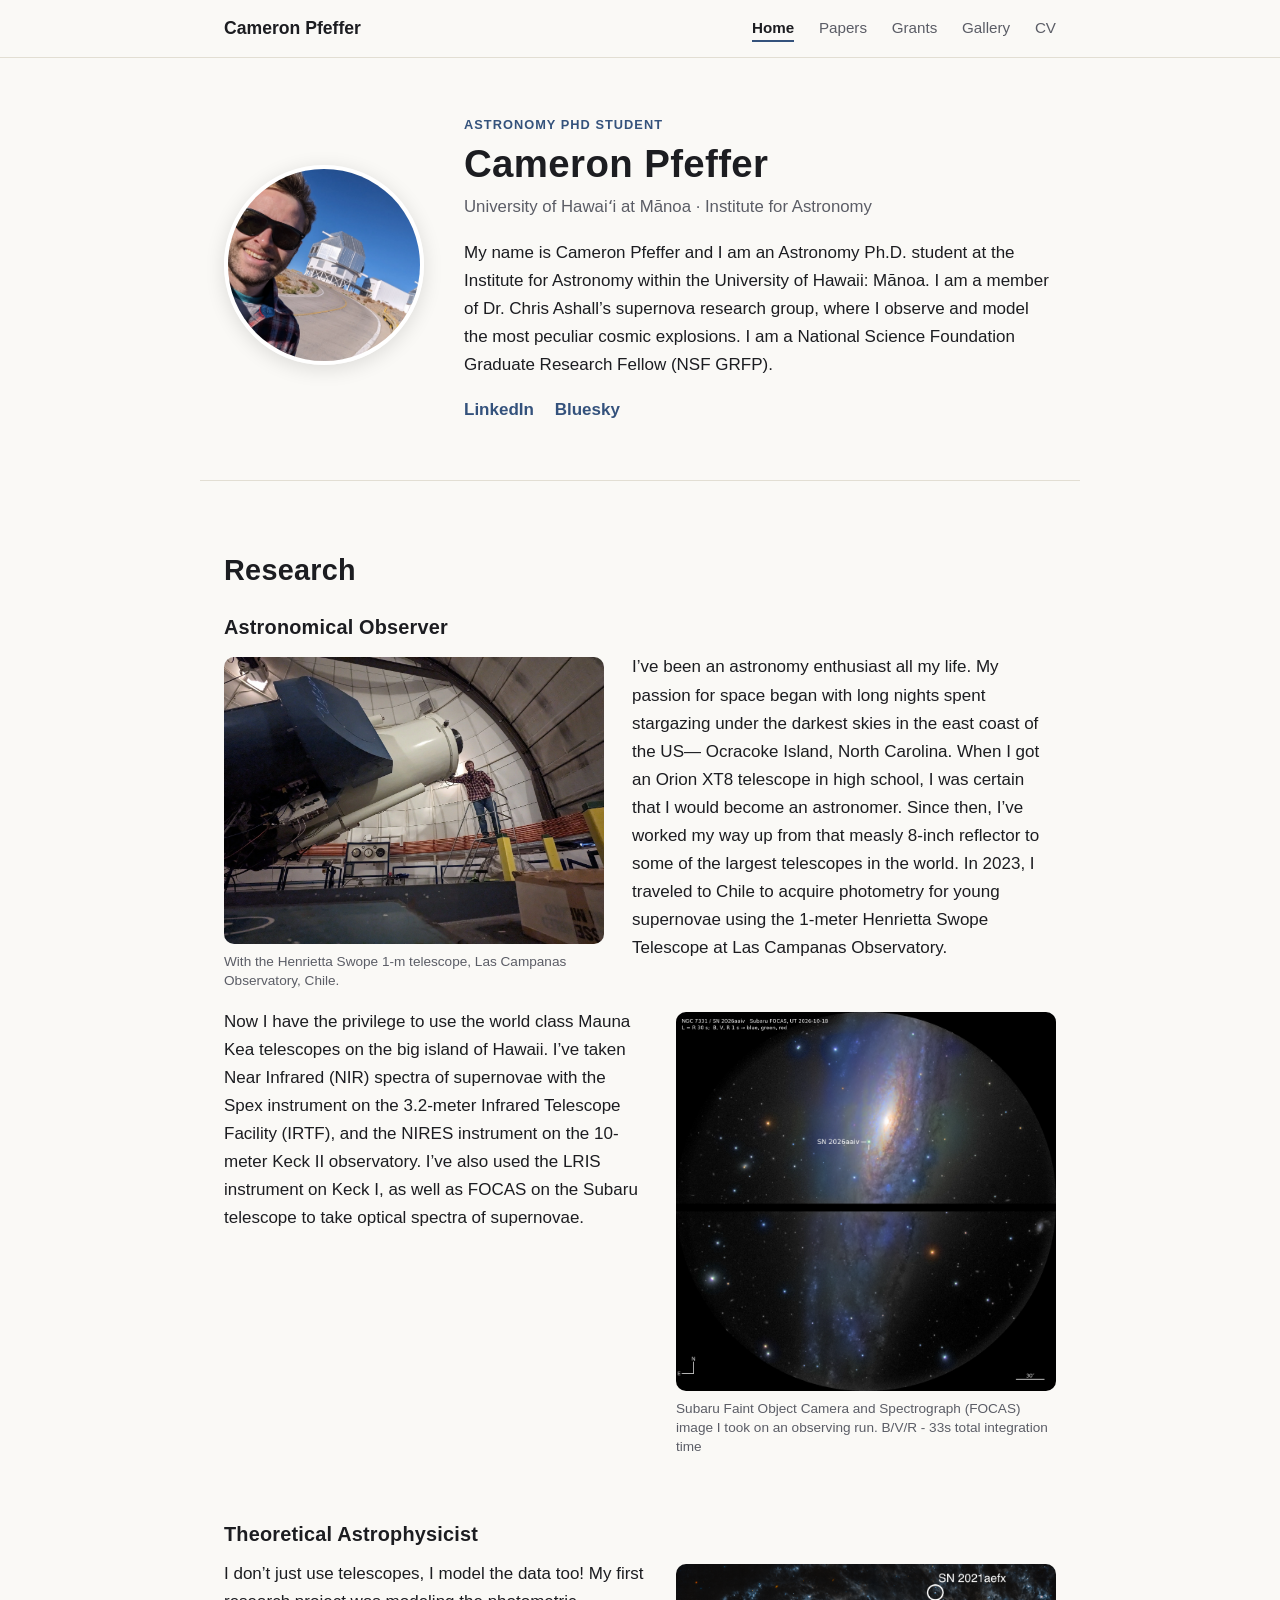
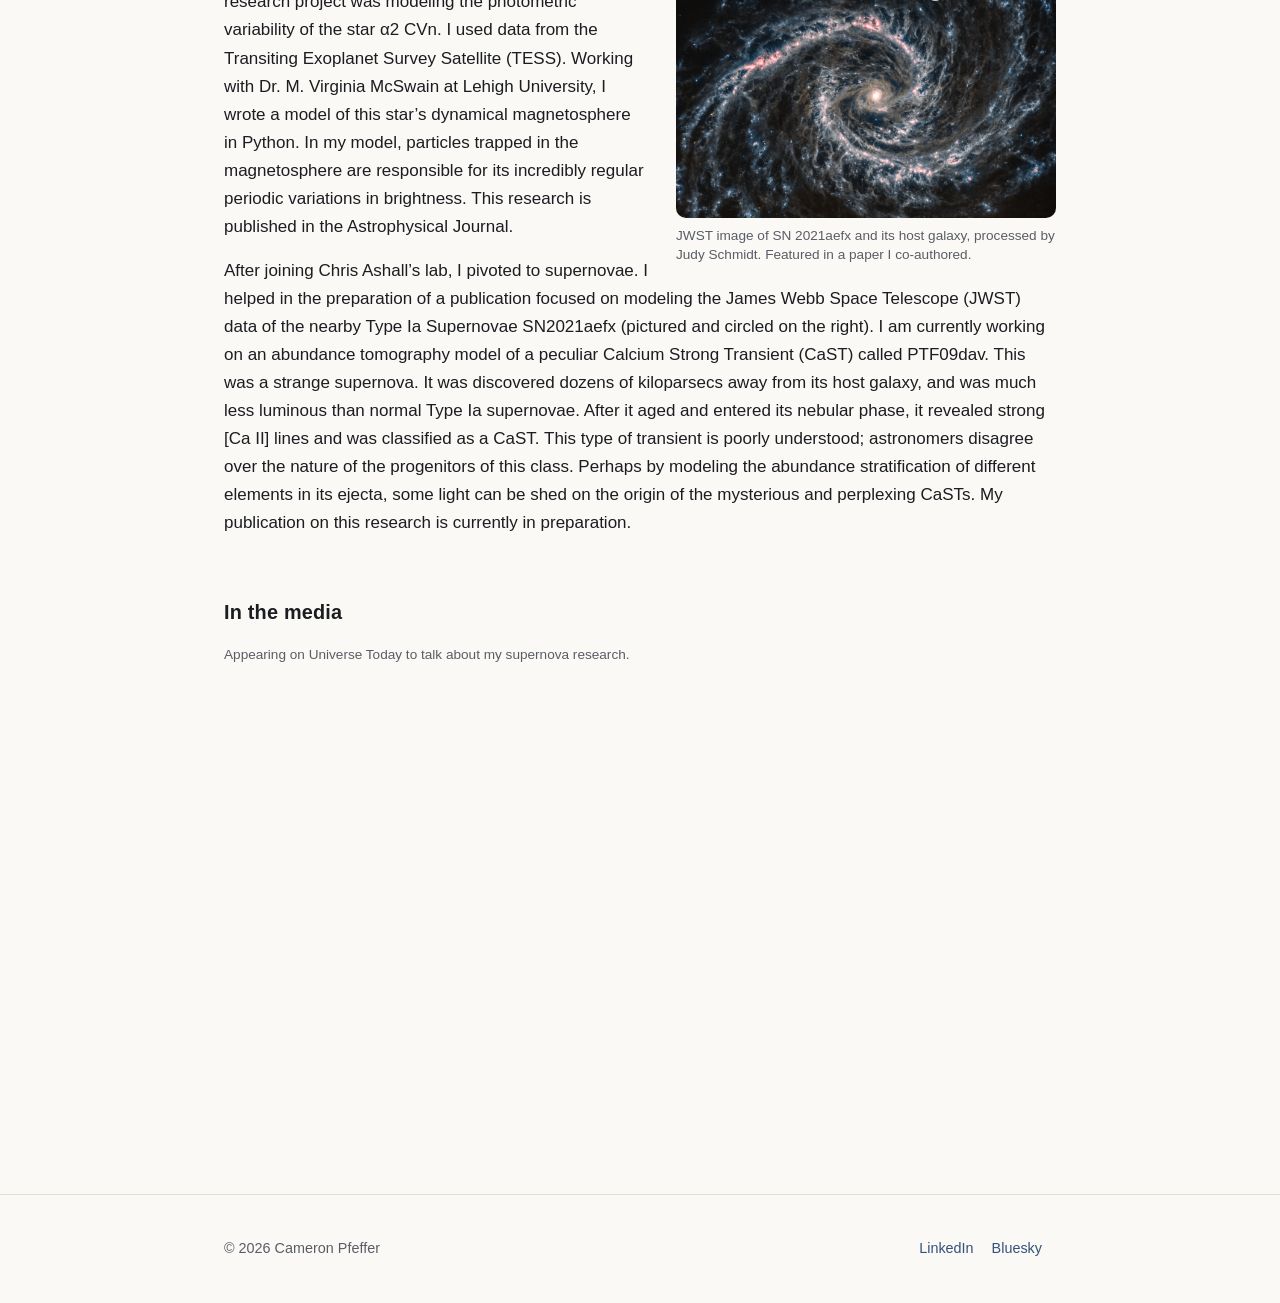
<file: index.html>
<!DOCTYPE html>
<html lang="en">
<head>
<meta charset="UTF-8">
<meta name="viewport" content="width=device-width, initial-scale=1.0">
<title>Cameron Pfeffer — Astronomy PhD Student</title>
<meta name="description" content="Cameron Pfeffer, Astronomy PhD student at the University of Hawaiʻi at Mānoa. Research and outreach.">
<link rel="icon" href="favicon.ico" sizes="any">
<link rel="icon" type="image/png" sizes="32x32" href="images/favicon-32.png">
<link rel="apple-touch-icon" href="images/apple-touch-icon.png">
<link rel="stylesheet" href="css/styles.css">
</head>
<body>
<header class="site-header">
  <div class="wrap header-inner">
    <a class="brand" href="index.html">Cameron Pfeffer</a>
    <nav class="nav">
      <a href="index.html" class="active">Home</a>
      <a href="papers.html">Papers</a>
      <a href="grants.html">Grants</a>
      <a href="gallery.html">Gallery</a>
      <a href="cv.html">CV</a>
    </nav>
  </div>
</header>

<main>

  <section class="hero wrap">
    <div class="hero-photo">
      <img src="images/profile.webp" alt="Cameron Pfeffer with the Magellan telescopes at Las Campanas Observatory in Chile">
    </div>
    <div class="hero-text">
      <p class="eyebrow">Astronomy PhD Student</p>
      <h1>Cameron Pfeffer</h1>
      <p class="tagline">University of Hawaiʻi at Mānoa · Institute for Astronomy</p>
      <p>
        My name is Cameron Pfeffer and I am an Astronomy Ph.D. student at the Institute for Astronomy within the University of Hawaii: Mānoa. I am a member of Dr. Chris Ashall’s supernova research group, where I observe and model the most peculiar cosmic explosions. I am a National Science Foundation Graduate Research Fellow (NSF GRFP). 
      </p>
      <div class="social-links">
        <a href="https://www.linkedin.com/in/cameronpfeffer/" target="_blank" rel="noopener">LinkedIn</a>
        <a href="https://bsky.app/profile/cmpfeffer.bsky.social" target="_blank" rel="noopener">Bluesky</a>
      </div>
    </div>
  </section>

  <section class="section wrap">
    <h2>Research</h2>

    <div class="research-block">
      <h3>Astronomical Observer</h3>
      <figure class="float-img large left">
        <img src="images/swope-telescope.webp" alt="Cameron Pfeffer posing with the Henrietta Swope 1-m telescope at Las Campanas Observatory in Chile">
        <figcaption>With the Henrietta Swope 1-m telescope, Las Campanas Observatory, Chile.</figcaption>
      </figure>
      <p>
        I’ve been an astronomy enthusiast all my life. My passion for space began with long nights spent stargazing under the darkest skies in the east coast
         of the US— Ocracoke Island, North Carolina. When I got an Orion XT8 telescope in high school, I was certain that I would become an astronomer.
          Since then, I’ve worked my way up from that measly 8-inch reflector to some of the largest telescopes in the world.
          In 2023, I traveled to Chile to acquire photometry for young supernovae using the 1-meter Henrietta Swope Telescope at Las Campanas Observatory.
      </p>
      <figure class="float-img large right clear-left">
        <img src="images/sn2026aaiv-focas.webp" alt="Subaru FOCAS colour image of NGC 7331 with SN 2026aaiv marked, taken by Cameron Pfeffer">
        <figcaption>Subaru Faint Object Camera and Spectrograph (FOCAS) image I took on an observing run. B/V/R - 33s total integration time</figcaption>
      </figure>
      <p class="clear-left">
        Now I have the privilege to use the world class Mauna Kea telescopes on the big island of Hawaii.
           I’ve taken Near Infrared (NIR) spectra of supernovae with the Spex instrument on the 3.2-meter Infrared Telescope Facility (IRTF), and the NIRES instrument
           on the 10-meter Keck II observatory. I’ve also used the LRIS instrument on Keck I, as well as FOCAS on the Subaru  telescope to take optical spectra of supernovae.
      </p>
    </div>

    <div class="research-block">
      <h3>Theoretical Astrophysicist</h3>
      <figure class="float-img large right">
        <img src="images/jwst-sn2021aefx.webp" alt="A James Webb Space Telescope image of SN2021aefx and its host galaxy, processed by Judy Schmidt">
        <figcaption>JWST image of SN 2021aefx and its host galaxy, processed by Judy Schmidt. Featured in a paper I co-authored.</figcaption>
      </figure>
      <p>
       I don’t just use telescopes, I model the data too! My first research project was modeling the photometric variability of the star α2 CVn.
       I used data from the Transiting Exoplanet Survey Satellite (TESS). Working with Dr. M. Virginia McSwain at Lehigh University,
       I wrote a model of this star’s dynamical magnetosphere in Python. In my model, particles trapped in the magnetosphere are responsible
       for its incredibly regular periodic variations in brightness. This research is published in the Astrophysical Journal.
      </p>
      <p>
        After joining Chris Ashall’s lab, I pivoted to supernovae. I helped in the preparation of a publication focused on modeling the James Webb Space Telescope (JWST) data of the nearby Type Ia Supernovae SN2021aefx (pictured and circled on the right).
        I am currently working on an abundance tomography model of a peculiar Calcium Strong Transient (CaST) called PTF09dav.
        This was a strange supernova. It was discovered dozens of kiloparsecs away from its host galaxy, and was much less luminous than normal Type Ia supernovae.
        After it aged and entered its nebular phase, it revealed strong [Ca II] lines and was classified as a CaST. This type of transient is poorly understood; astronomers disagree over the nature of the progenitors of this class.
        Perhaps by modeling the abundance stratification of different elements in its ejecta, some light can be shed on the origin of the mysterious and perplexing CaSTs.
        My publication on this research is currently in preparation.
     </p>
    </div>

    <div class="video-embed">
      <h3>In the media</h3>
      <p class="caption">Appearing on Universe Today to talk about my supernova research.</p>
      <div class="video-frame">
        <iframe
          src="https://www.youtube-nocookie.com/embed/CKZyAug7hIg"
          title="Cameron Pfeffer on Universe Today"
          frameborder="0"
          referrerpolicy="strict-origin-when-cross-origin"
          allow="accelerometer; autoplay; clipboard-write; encrypted-media; gyroscope; picture-in-picture"
          allowfullscreen loading="lazy"></iframe>
      </div>
    </div>
  </section>

</main>

<footer class="site-footer">
  <div class="wrap footer-inner">
    <p>&copy; <span id="year"></span> Cameron Pfeffer</p>
    <div class="social-links">
      <a href="https://www.linkedin.com/in/cameronpfeffer/" target="_blank" rel="noopener">LinkedIn</a>
      <a href="https://bsky.app/profile/cmpfeffer.bsky.social" target="_blank" rel="noopener">Bluesky</a>
    </div>
  </div>
</footer>

<script>
  document.getElementById('year').textContent = new Date().getFullYear();
</script>
<script data-goatcounter="https://cameronpfeffer.goatcounter.com/count"
        async src="//gc.zgo.at/count.js"></script>
</body>
</html>
</file>
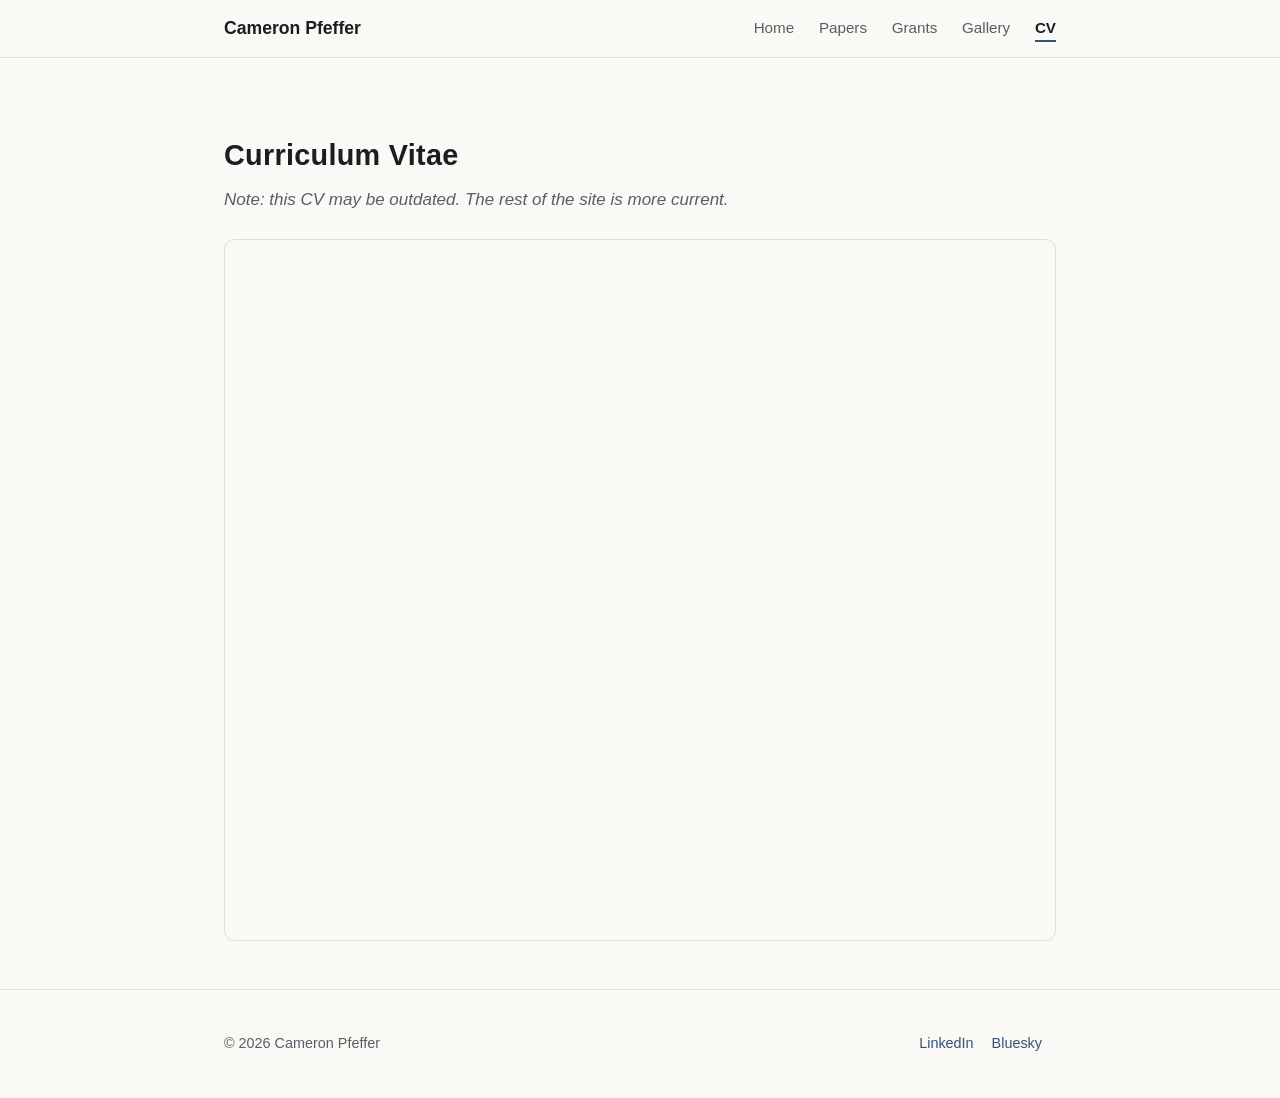
<file: cv.html>
<!DOCTYPE html>
<html lang="en">
<head>
<meta charset="UTF-8">
<meta name="viewport" content="width=device-width, initial-scale=1.0">
<title>CV — Cameron Pfeffer</title>
<meta name="description" content="Curriculum vitae for Cameron Pfeffer.">
<link rel="icon" href="favicon.ico" sizes="any">
<link rel="icon" type="image/png" sizes="32x32" href="images/favicon-32.png">
<link rel="apple-touch-icon" href="images/apple-touch-icon.png">
<link rel="stylesheet" href="css/styles.css">
</head>
<body>
<header class="site-header">
  <div class="wrap header-inner">
    <a class="brand" href="index.html">Cameron Pfeffer</a>
    <nav class="nav">
      <a href="index.html">Home</a>
      <a href="papers.html">Papers</a>
      <a href="grants.html">Grants</a>
      <a href="gallery.html">Gallery</a>
      <a href="cv.html" class="active">CV</a>
    </nav>
  </div>
</header>

<main>
  <section class="section wrap first">
    <h2>Curriculum Vitae</h2>
    <p class="section-intro">
      <em>Note: this CV may be outdated. The rest of the site is more current.</em>
    </p>
    <div class="cv-embed">
      <iframe src="https://drive.google.com/file/d/1GNhGwQOnYqMKfDyE4iI0kigao6jXrHf9/preview" title="Cameron Pfeffer CV" loading="lazy" allow="autoplay"></iframe>
    </div>
  </section>
</main>

<footer class="site-footer">
  <div class="wrap footer-inner">
    <p>&copy; <span id="year"></span> Cameron Pfeffer</p>
    <div class="social-links">
      <a href="https://www.linkedin.com/in/cameronpfeffer/" target="_blank" rel="noopener">LinkedIn</a>
      <a href="https://bsky.app/profile/cmpfeffer.bsky.social" target="_blank" rel="noopener">Bluesky</a>
    </div>
  </div>
</footer>

<script>
  document.getElementById('year').textContent = new Date().getFullYear();
</script>
<script data-goatcounter="https://cameronpfeffer.goatcounter.com/count"
        async src="//gc.zgo.at/count.js"></script>
</body>
</html>
</file>
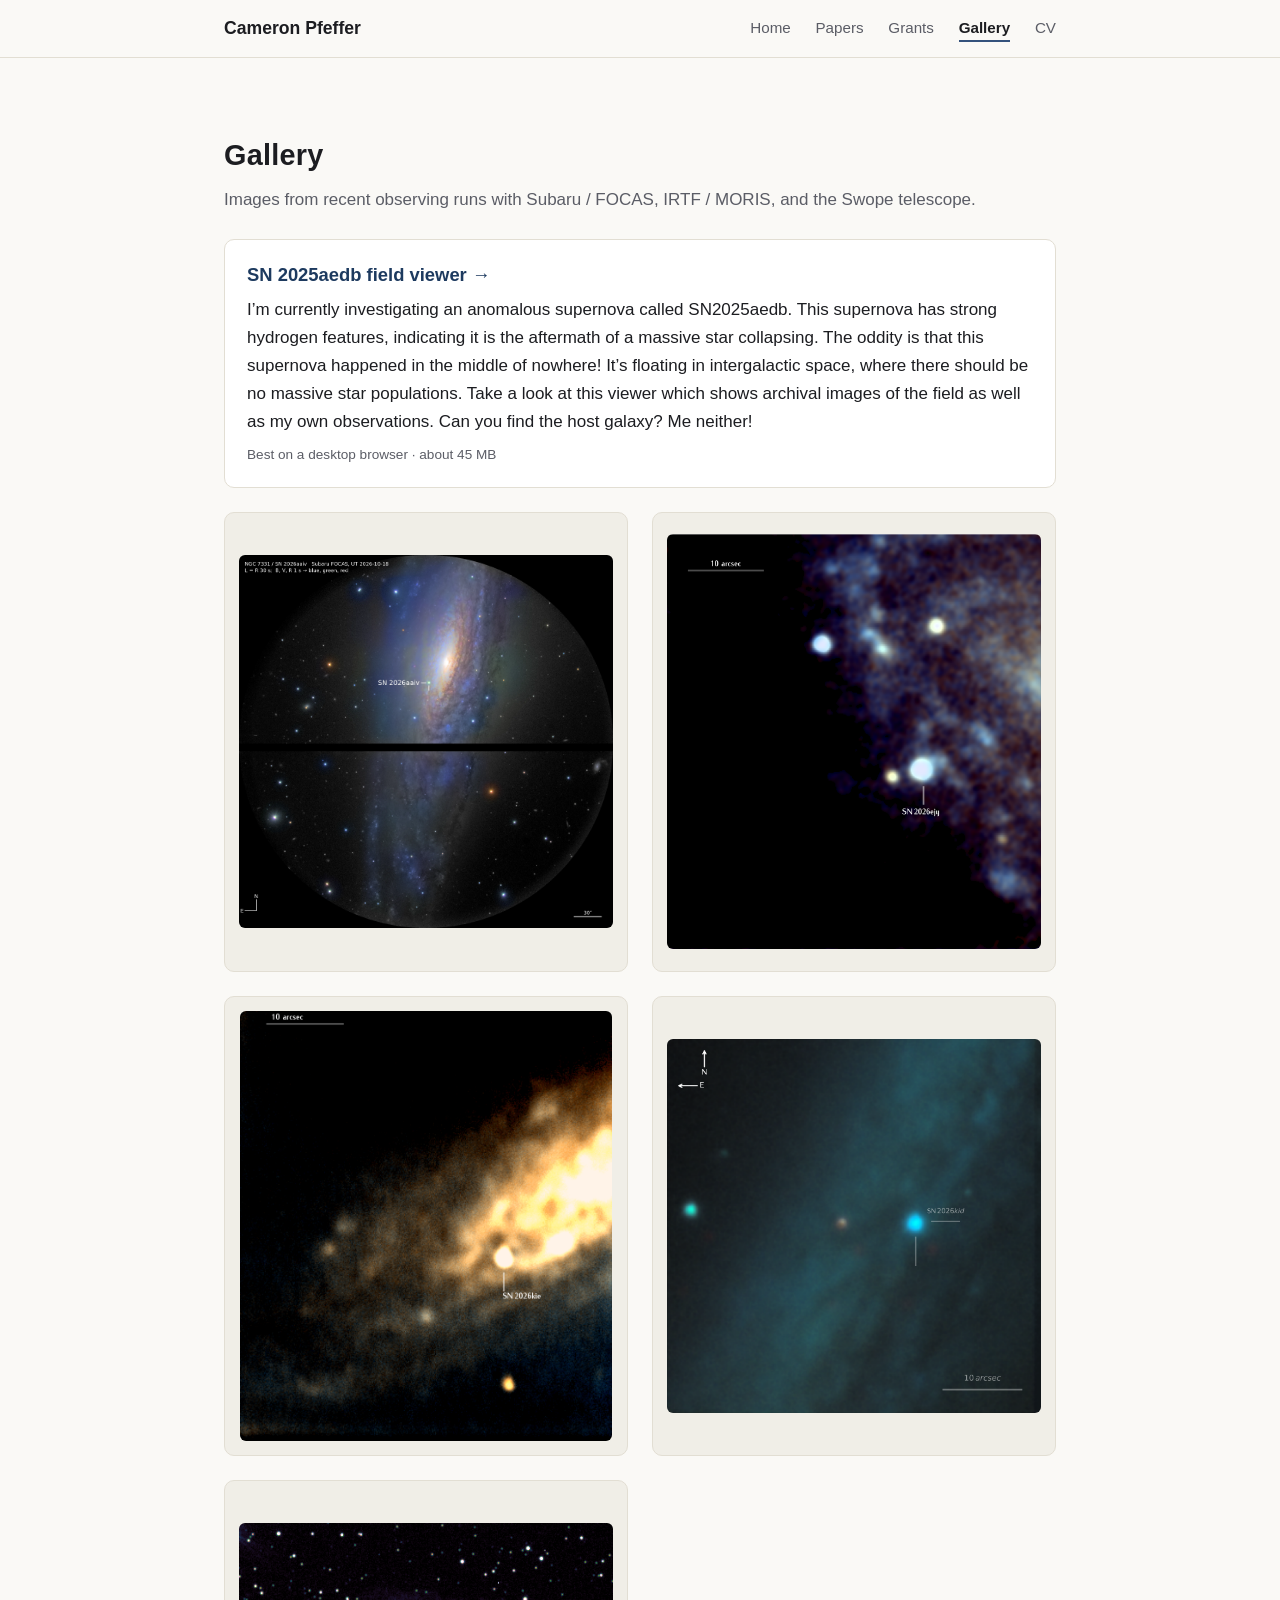
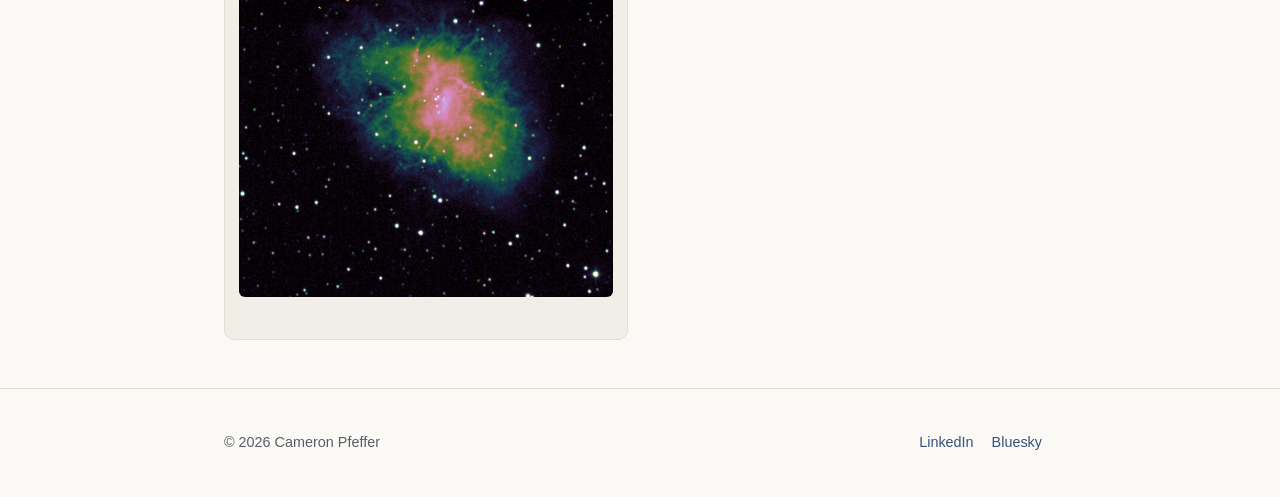
<file: gallery.html>
<!DOCTYPE html>
<html lang="en">
<head>
<meta charset="UTF-8">
<meta name="viewport" content="width=device-width, initial-scale=1.0">
<title>Gallery — Cameron Pfeffer</title>
<meta name="description" content="Astronomical images from Cameron Pfeffer's observing runs.">
<link rel="icon" href="favicon.ico" sizes="any">
<link rel="icon" type="image/png" sizes="32x32" href="images/favicon-32.png">
<link rel="apple-touch-icon" href="images/apple-touch-icon.png">
<link rel="stylesheet" href="css/styles.css">
</head>
<body>
<header class="site-header">
  <div class="wrap header-inner">
    <a class="brand" href="index.html">Cameron Pfeffer</a>
    <nav class="nav">
      <a href="index.html">Home</a>
      <a href="papers.html">Papers</a>
      <a href="grants.html">Grants</a>
      <a href="gallery.html" class="active">Gallery</a>
      <a href="cv.html">CV</a>
    </nav>
  </div>
</header>

<main>
  <section class="section wrap first">
    <h2>Gallery</h2>
    <p class="section-intro">Images from recent observing runs with Subaru / FOCAS, IRTF / MORIS, and the Swope telescope.</p>
    <a class="viewer-card" href="sn2025aedb/">
      <span class="viewer-card-title">SN 2025aedb field viewer &rarr;</span>
      <span class="viewer-card-text">I&rsquo;m currently investigating an anomalous supernova called SN2025aedb. This supernova has strong hydrogen features, indicating it is the aftermath of a massive star collapsing. The oddity is that this supernova happened in the middle of nowhere! It&rsquo;s floating in intergalactic space, where there should be no massive star populations. Take a look at this viewer which shows archival images of the field as well as my own observations. Can you find the host galaxy? Me neither!</span>
      <span class="viewer-card-meta">Best on a desktop browser &middot; about 45 MB</span>
    </a>
    <div class="gallery-grid">
      <a class="gallery-item" href="images/sn2026aaiv-focas.webp" target="_blank" rel="noopener">
        <img src="images/sn2026aaiv-focas.webp" alt="Subaru FOCAS colour image of NGC 7331 with SN 2026aaiv marked, UT 2026-10-18">
      </a>
      <a class="gallery-item" href="images/moris-2026ejy.webp" target="_blank" rel="noopener">
        <img src="images/moris-2026ejy.webp" alt="MORIS guider image, target 2026ejy">
      </a>
      <a class="gallery-item" href="images/moris-2026kie.webp" target="_blank" rel="noopener">
        <img src="images/moris-2026kie.webp" alt="MORIS guider image, target 2026kie">
      </a>
      <a class="gallery-item" href="images/moris-2026kid.webp" target="_blank" rel="noopener">
        <img src="images/moris-2026kid.webp" alt="MORIS guider image, target 2026kid">
      </a>
      <a class="gallery-item" href="images/M1_v2.webp" target="_blank" rel="noopener">
        <img src="images/M1_v2.webp" alt="The Crab Nebula (Messier 1), a supernova remnant, imaged by Cameron Pfeffer with the Swope telescope">
      </a>
    </div>
  </section>
</main>

<footer class="site-footer">
  <div class="wrap footer-inner">
    <p>&copy; <span id="year"></span> Cameron Pfeffer</p>
    <div class="social-links">
      <a href="https://www.linkedin.com/in/cameronpfeffer/" target="_blank" rel="noopener">LinkedIn</a>
      <a href="https://bsky.app/profile/cmpfeffer.bsky.social" target="_blank" rel="noopener">Bluesky</a>
    </div>
  </div>
</footer>

<script>
  document.getElementById('year').textContent = new Date().getFullYear();
</script>
<script data-goatcounter="https://cameronpfeffer.goatcounter.com/count"
        async src="//gc.zgo.at/count.js"></script>
</body>
</html>
</file>
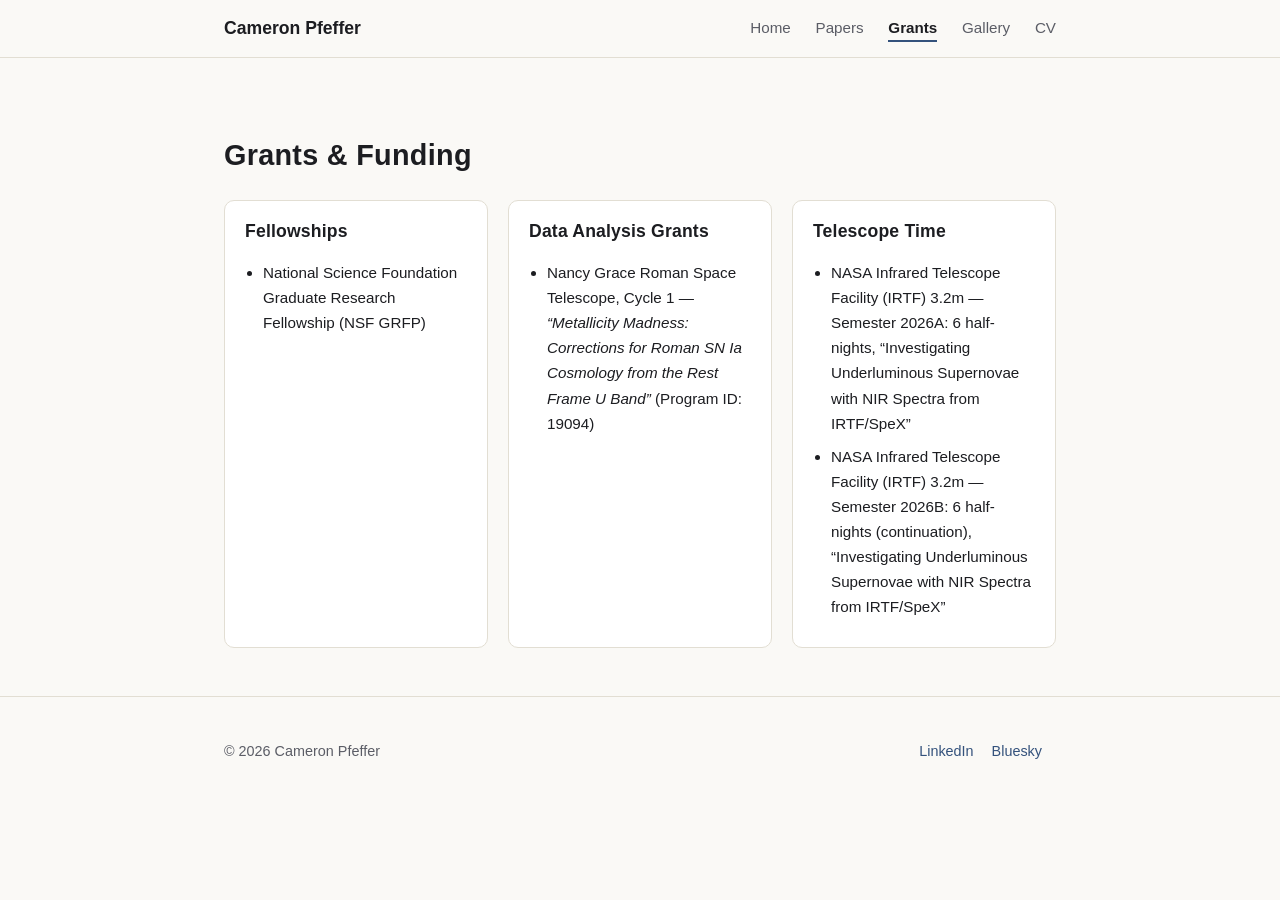
<file: grants.html>
<!DOCTYPE html>
<html lang="en">
<head>
<meta charset="UTF-8">
<meta name="viewport" content="width=device-width, initial-scale=1.0">
<title>Grants & Funding — Cameron Pfeffer</title>
<meta name="description" content="Fellowships, data analysis grants, and telescope time awarded to Cameron Pfeffer.">
<link rel="icon" href="favicon.ico" sizes="any">
<link rel="icon" type="image/png" sizes="32x32" href="images/favicon-32.png">
<link rel="apple-touch-icon" href="images/apple-touch-icon.png">
<link rel="stylesheet" href="css/styles.css">
</head>
<body>
<header class="site-header">
  <div class="wrap header-inner">
    <a class="brand" href="index.html">Cameron Pfeffer</a>
    <nav class="nav">
      <a href="index.html">Home</a>
      <a href="papers.html">Papers</a>
      <a href="grants.html" class="active">Grants</a>
      <a href="gallery.html">Gallery</a>
      <a href="cv.html">CV</a>
    </nav>
  </div>
</header>

<main>
  <section class="section wrap first">
    <h2>Grants &amp; Funding</h2>

    <div class="grants-grid">
      <div class="grant-card">
        <h3>Fellowships</h3>
        <ul>
          <li>National Science Foundation Graduate Research Fellowship (NSF GRFP)</li>
        </ul>
      </div>
      <div class="grant-card">
        <h3>Data Analysis Grants</h3>
        <ul>
          <li>
            Nancy Grace Roman Space Telescope, Cycle 1 —
            <em>“Metallicity Madness: Corrections for Roman SN Ia Cosmology from the Rest Frame U Band”</em>
            (Program ID: 19094)
          </li>
        </ul>
      </div>
      <div class="grant-card">
        <h3>Telescope Time</h3>
        <ul>
          <li>NASA Infrared Telescope Facility (IRTF) 3.2m — Semester 2026A: 6 half-nights, “Investigating Underluminous Supernovae with NIR Spectra from IRTF/SpeX”</li>
          <li>NASA Infrared Telescope Facility (IRTF) 3.2m — Semester 2026B: 6 half-nights (continuation), “Investigating Underluminous Supernovae with NIR Spectra from IRTF/SpeX”</li>
        </ul>
      </div>
    </div>
  </section>
</main>

<footer class="site-footer">
  <div class="wrap footer-inner">
    <p>&copy; <span id="year"></span> Cameron Pfeffer</p>
    <div class="social-links">
      <a href="https://www.linkedin.com/in/cameronpfeffer/" target="_blank" rel="noopener">LinkedIn</a>
      <a href="https://bsky.app/profile/cmpfeffer.bsky.social" target="_blank" rel="noopener">Bluesky</a>
    </div>
  </div>
</footer>

<script>
  document.getElementById('year').textContent = new Date().getFullYear();
</script>
<script data-goatcounter="https://cameronpfeffer.goatcounter.com/count"
        async src="//gc.zgo.at/count.js"></script>
</body>
</html>
</file>
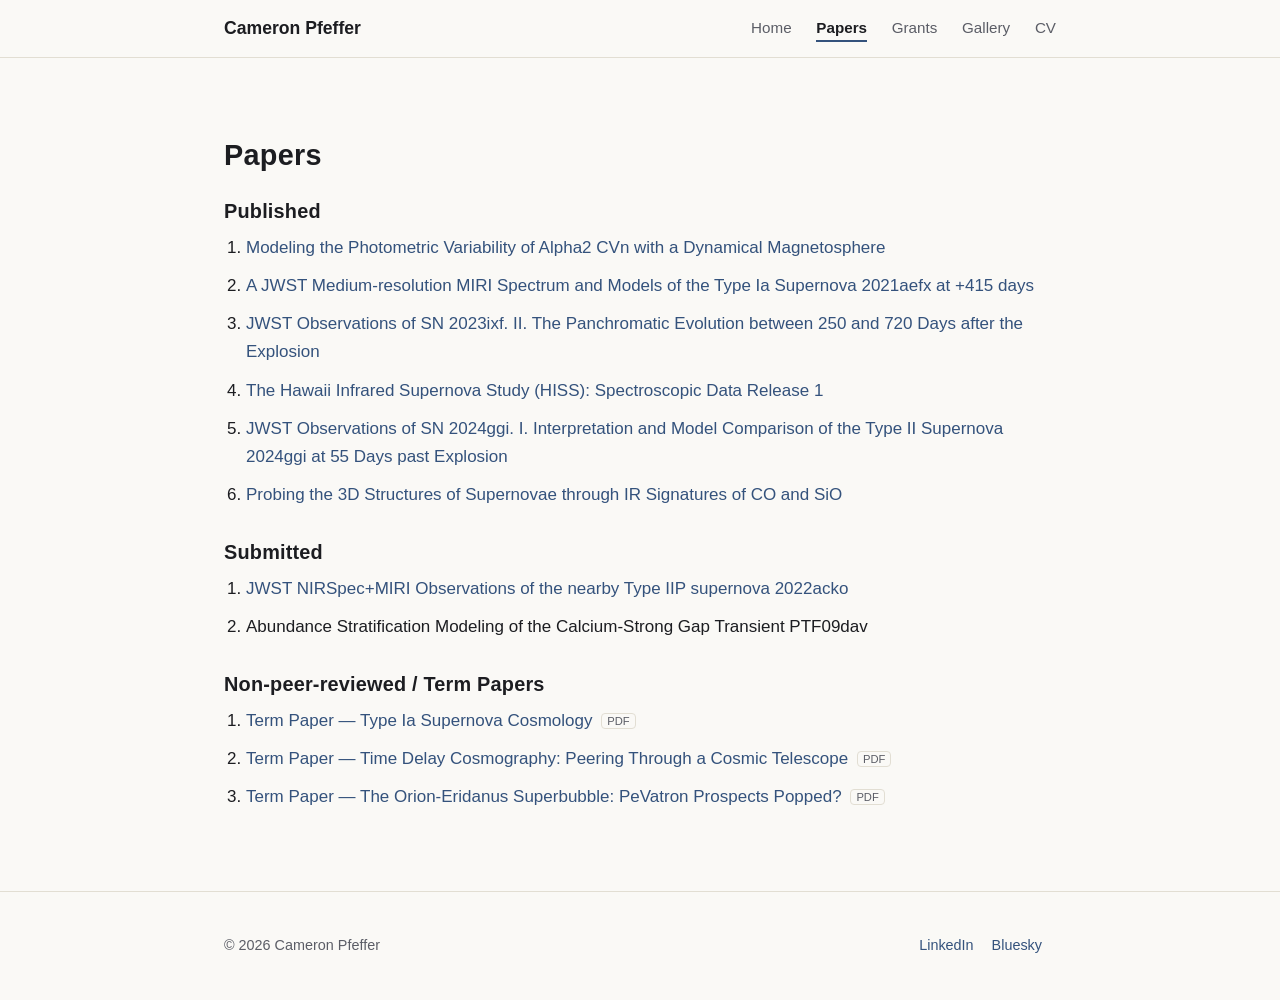
<file: papers.html>
<!DOCTYPE html>
<html lang="en">
<head>
<meta charset="UTF-8">
<meta name="viewport" content="width=device-width, initial-scale=1.0">
<title>Papers — Cameron Pfeffer</title>
<meta name="description" content="Published, submitted, and term papers by Cameron Pfeffer.">
<link rel="icon" href="favicon.ico" sizes="any">
<link rel="icon" type="image/png" sizes="32x32" href="images/favicon-32.png">
<link rel="apple-touch-icon" href="images/apple-touch-icon.png">
<link rel="stylesheet" href="css/styles.css">
</head>
<body>
<header class="site-header">
  <div class="wrap header-inner">
    <a class="brand" href="index.html">Cameron Pfeffer</a>
    <nav class="nav">
      <a href="index.html">Home</a>
      <a href="papers.html" class="active">Papers</a>
      <a href="grants.html">Grants</a>
      <a href="gallery.html">Gallery</a>
      <a href="cv.html">CV</a>
    </nav>
  </div>
</header>

<main>
  <section class="section wrap first">
    <h2>Papers</h2>

    <div class="pub-group">
      <h3>Published</h3>
      <ol class="pub-list">
        <li><a href="https://iopscience.iop.org/article/10.3847/1538-4357/ac82b9/meta" target="_blank" rel="noopener">Modeling the Photometric Variability of Alpha2 CVn with a Dynamical Magnetosphere</a></li>
        <li><a href="https://iopscience.iop.org/article/10.3847/1538-4357/ad6608/meta" target="_blank" rel="noopener">A JWST Medium-resolution MIRI Spectrum and Models of the Type Ia Supernova 2021aefx at +415 days</a></li>
        <li><a href="https://iopscience.iop.org/article/10.3847/1538-4357/ae0736" target="_blank" rel="noopener">JWST Observations of SN 2023ixf. II. The Panchromatic Evolution between 250 and 720 Days after the Explosion</a></li>
        <li><a href="https://ui.adsabs.harvard.edu/abs/2025arXiv250518507M/abstract" target="_blank" rel="noopener">The Hawaii Infrared Supernova Study (HISS): Spectroscopic Data Release 1</a></li>
        <li><a href="https://iopscience.iop.org/article/10.3847/1538-4357/ae0e15" target="_blank" rel="noopener">JWST Observations of SN 2024ggi. I. Interpretation and Model Comparison of the Type II Supernova 2024ggi at 55 Days past Explosion</a></li>
        <li><a href="https://iopscience.iop.org/article/10.3847/1538-4357/ae66ed" target="_blank" rel="noopener">Probing the 3D Structures of Supernovae through IR Signatures of CO and SiO</a></li>
      </ol>
    </div>

    <div class="pub-group">
      <h3>Submitted</h3>
      <ol class="pub-list">
        <li><a href="https://ui.adsabs.harvard.edu/abs/2024arXiv240114474S/abstract" target="_blank" rel="noopener">JWST NIRSpec+MIRI Observations of the nearby Type IIP supernova 2022acko</a></li>
        <li>Abundance Stratification Modeling of the Calcium-Strong Gap Transient PTF09dav</li>
      </ol>
    </div>

    <div class="pub-group">
      <h3>Non-peer-reviewed / Term Papers</h3>
      <ol class="pub-list">
        <li><a href="papers/Term_Paper_Type_Ia_Supernova_Cosmology.pdf">Term Paper — Type Ia Supernova Cosmology</a> <span class="filetag">PDF</span></li>
        <li><a href="papers/Term_Paper_Time_Delay_Cosmography.pdf">Term Paper — Time Delay Cosmography: Peering Through a Cosmic Telescope</a> <span class="filetag">PDF</span></li>
        <li><a href="papers/Term_Paper_The_Orion_Eridanus_Superbubble_PeVatron_Prospects_Popped.pdf">Term Paper — The Orion-Eridanus Superbubble: PeVatron Prospects Popped?</a> <span class="filetag">PDF</span></li>
      </ol>
    </div>
  </section>
</main>

<footer class="site-footer">
  <div class="wrap footer-inner">
    <p>&copy; <span id="year"></span> Cameron Pfeffer</p>
    <div class="social-links">
      <a href="https://www.linkedin.com/in/cameronpfeffer/" target="_blank" rel="noopener">LinkedIn</a>
      <a href="https://bsky.app/profile/cmpfeffer.bsky.social" target="_blank" rel="noopener">Bluesky</a>
    </div>
  </div>
</footer>

<script>
  document.getElementById('year').textContent = new Date().getFullYear();
</script>
<script data-goatcounter="https://cameronpfeffer.goatcounter.com/count"
        async src="//gc.zgo.at/count.js"></script>
</body>
</html>
</file>
<file: css/styles.css>
:root {
  --bg: #faf9f6;
  --bg-alt: #f0eee7;
  --text: #1c1d21;
  --text-muted: #5b5d66;
  --accent: #1d3a5f;
  --accent-soft: #34527c;
  --border: #e2ded3;
  --card-bg: #ffffff;
  --max-width: 880px;
  --font: Futura, "Futura PT", "Century Gothic", CenturyGothic, AppleGothic, "URW Gothic", "Segoe UI", sans-serif;
}

@media (prefers-color-scheme: dark) {
  :root {
    --bg: #14161a;
    --bg-alt: #1b1e24;
    --text: #eceef1;
    --text-muted: #a3a7b0;
    --accent: #7ea6d8;
    --accent-soft: #9cbce3;
    --border: #2b2f37;
    --card-bg: #1b1e24;
  }
}

* { box-sizing: border-box; }

html { scroll-behavior: smooth; }

body {
  margin: 0;
  background: var(--bg);
  color: var(--text);
  font-family: var(--font);
  line-height: 1.65;
  font-size: 17px;
}

.wrap {
  max-width: var(--max-width);
  margin: 0 auto;
  padding: 0 24px;
}

h1, h2, h3 {
  font-family: var(--font);
  font-weight: 700;
  letter-spacing: 0.01em;
  color: var(--text);
  line-height: 1.2;
}

a { color: var(--accent-soft); text-decoration: none; }
a:hover { text-decoration: underline; }

/* Header */
.site-header {
  position: sticky;
  top: 0;
  z-index: 10;
  background: var(--bg);
  border-bottom: 1px solid var(--border);
}

.header-inner {
  display: flex;
  align-items: center;
  justify-content: space-between;
  padding-top: 14px;
  padding-bottom: 14px;
  flex-wrap: wrap;
  gap: 8px;
}

.brand {
  font-family: var(--font);
  font-size: 1.1rem;
  font-weight: bold;
  color: var(--text);
}

.nav a {
  margin-left: 20px;
  color: var(--text-muted);
  font-size: 0.95rem;
  padding-bottom: 4px;
  border-bottom: 2px solid transparent;
}
.nav a:first-child { margin-left: 0; }
.nav a:hover { color: var(--accent-soft); text-decoration: none; }
.nav a.active {
  color: var(--text);
  font-weight: 600;
  border-bottom-color: var(--accent-soft);
}

/* Hero */
.hero {
  display: flex;
  gap: 40px;
  align-items: center;
  padding: 56px 24px;
  flex-wrap: wrap;
}

.hero-photo img {
  width: 200px;
  height: 200px;
  object-fit: cover;
  object-position: 24% top;
  border-radius: 50%;
  border: 4px solid var(--card-bg);
  box-shadow: 0 4px 20px rgba(0,0,0,0.12);
}

.hero-text { flex: 1; min-width: 260px; }

.eyebrow {
  text-transform: uppercase;
  letter-spacing: 0.08em;
  font-size: 0.8rem;
  color: var(--accent-soft);
  margin: 0 0 6px;
  font-weight: 600;
}

.hero-text h1 { font-size: 2.4rem; margin: 0 0 6px; }

.tagline {
  color: var(--text-muted);
  margin: 0 0 18px;
  font-size: 1.05rem;
}

.social-links a {
  display: inline-block;
  margin-right: 16px;
  font-weight: 600;
}

/* Sections */
.section { padding: 48px 24px; }
.hero + .section { border-top: 1px solid var(--border); }
.section.first { padding-top: 56px; }
.section h2 { font-size: 1.8rem; margin-bottom: 28px; }
.section-intro { color: var(--text-muted); margin-top: -14px; margin-bottom: 24px; }

/* Research */
.research-block {
  margin-bottom: 48px;
}
.research-block::after {
  content: "";
  display: table;
  clear: both;
}
.research-block h3 { margin-top: 0; margin-bottom: 14px; }
.research-block p { margin: 0 0 16px; }

.float-img {
  margin: 4px 0 18px;
}
.float-img.left { float: left; margin-right: 28px; }
.float-img.right { float: right; margin-left: 28px; }
.float-img.large { width: 380px; max-width: 46%; }
.float-img.small { width: 220px; max-width: 34%; }
.float-img.clear-left,
.research-block p.clear-left { clear: left; }
.float-img img {
  width: 100%;
  border-radius: 10px;
  display: block;
}
.float-img figcaption {
  font-size: 0.85rem;
  color: var(--text-muted);
  margin-top: 8px;
  line-height: 1.4;
}
.caption {
  font-size: 0.85rem;
  color: var(--text-muted);
  margin-top: 8px;
  line-height: 1.4;
}

.video-embed { margin-top: 8px; }
.video-frame {
  position: relative;
  padding-bottom: 56.25%;
  height: 0;
  overflow: hidden;
  border-radius: 10px;
  margin-top: 12px;
}
.video-frame iframe {
  position: absolute;
  top: 0; left: 0;
  width: 100%; height: 100%;
  border: 0;
}

/* Publications */
.pub-group { margin-bottom: 32px; }
.pub-group h3 { margin-bottom: 10px; }
.pub-list { padding-left: 22px; margin: 0; }
.pub-list li { margin-bottom: 10px; }
.filetag {
  font-size: 0.7rem;
  color: var(--text-muted);
  border: 1px solid var(--border);
  border-radius: 4px;
  padding: 1px 5px;
  margin-left: 4px;
  vertical-align: middle;
}

/* Grants */
.grants-grid {
  display: grid;
  grid-template-columns: repeat(auto-fit, minmax(220px, 1fr));
  gap: 20px;
}
.grant-card {
  background: var(--card-bg);
  border: 1px solid var(--border);
  border-radius: 10px;
  padding: 20px;
}
.grant-card h3 { margin-top: 0; font-size: 1.1rem; }
.grant-card ul { padding-left: 18px; margin: 0; }
.grant-card li { margin-bottom: 8px; font-size: 0.95rem; }

/* Gallery */
.gallery-grid {
  display: grid;
  grid-template-columns: repeat(auto-fit, minmax(360px, 1fr));
  gap: 24px;
}
.gallery-item {
  display: flex;
  align-items: center;
  justify-content: center;
  height: 460px;
  padding: 14px;
  background: var(--bg-alt);
  border: 1px solid var(--border);
  border-radius: 10px;
}
.gallery-item img {
  max-width: 100%;
  max-height: 100%;
  width: auto;
  height: auto;
  border-radius: 6px;
  display: block;
  object-fit: contain;
}

.viewer-card {
  display: block;
  margin-bottom: 24px;
  padding: 20px 22px;
  background: var(--card-bg);
  border: 1px solid var(--border);
  border-radius: 10px;
  color: var(--text);
}
.viewer-card:hover { border-color: var(--accent); text-decoration: none; }
.viewer-card-title { display: block; font-weight: 600; font-size: 1.15rem; color: var(--accent); margin-bottom: 6px; }
.viewer-card-text { display: block; }
.viewer-card-meta { display: block; margin-top: 8px; font-size: 0.85rem; color: var(--text-muted); }

/* CV */
.cv-embed {
  border: 1px solid var(--border);
  border-radius: 10px;
  overflow: hidden;
}
.cv-embed iframe {
  width: 100%;
  height: 700px;
  border: 0;
  display: block;
}

/* Footer */
.site-footer {
  border-top: 1px solid var(--border);
  padding: 28px 24px;
  color: var(--text-muted);
  font-size: 0.9rem;
}
.footer-inner {
  display: flex;
  justify-content: space-between;
  align-items: center;
  flex-wrap: wrap;
  gap: 10px;
}
.footer-inner .social-links a { font-weight: 500; margin-right: 14px; }

@media (max-width: 600px) {
  .hero { text-align: center; justify-content: center; }
  .hero-photo { margin: 0 auto; }
  .float-img.left, .float-img.right { float: none; margin: 0 auto 18px; }
  .float-img.large, .float-img.small { width: 100%; max-width: 320px; }
  .cv-embed iframe { height: 480px; }
  .gallery-item { height: 320px; }
}
</file>
